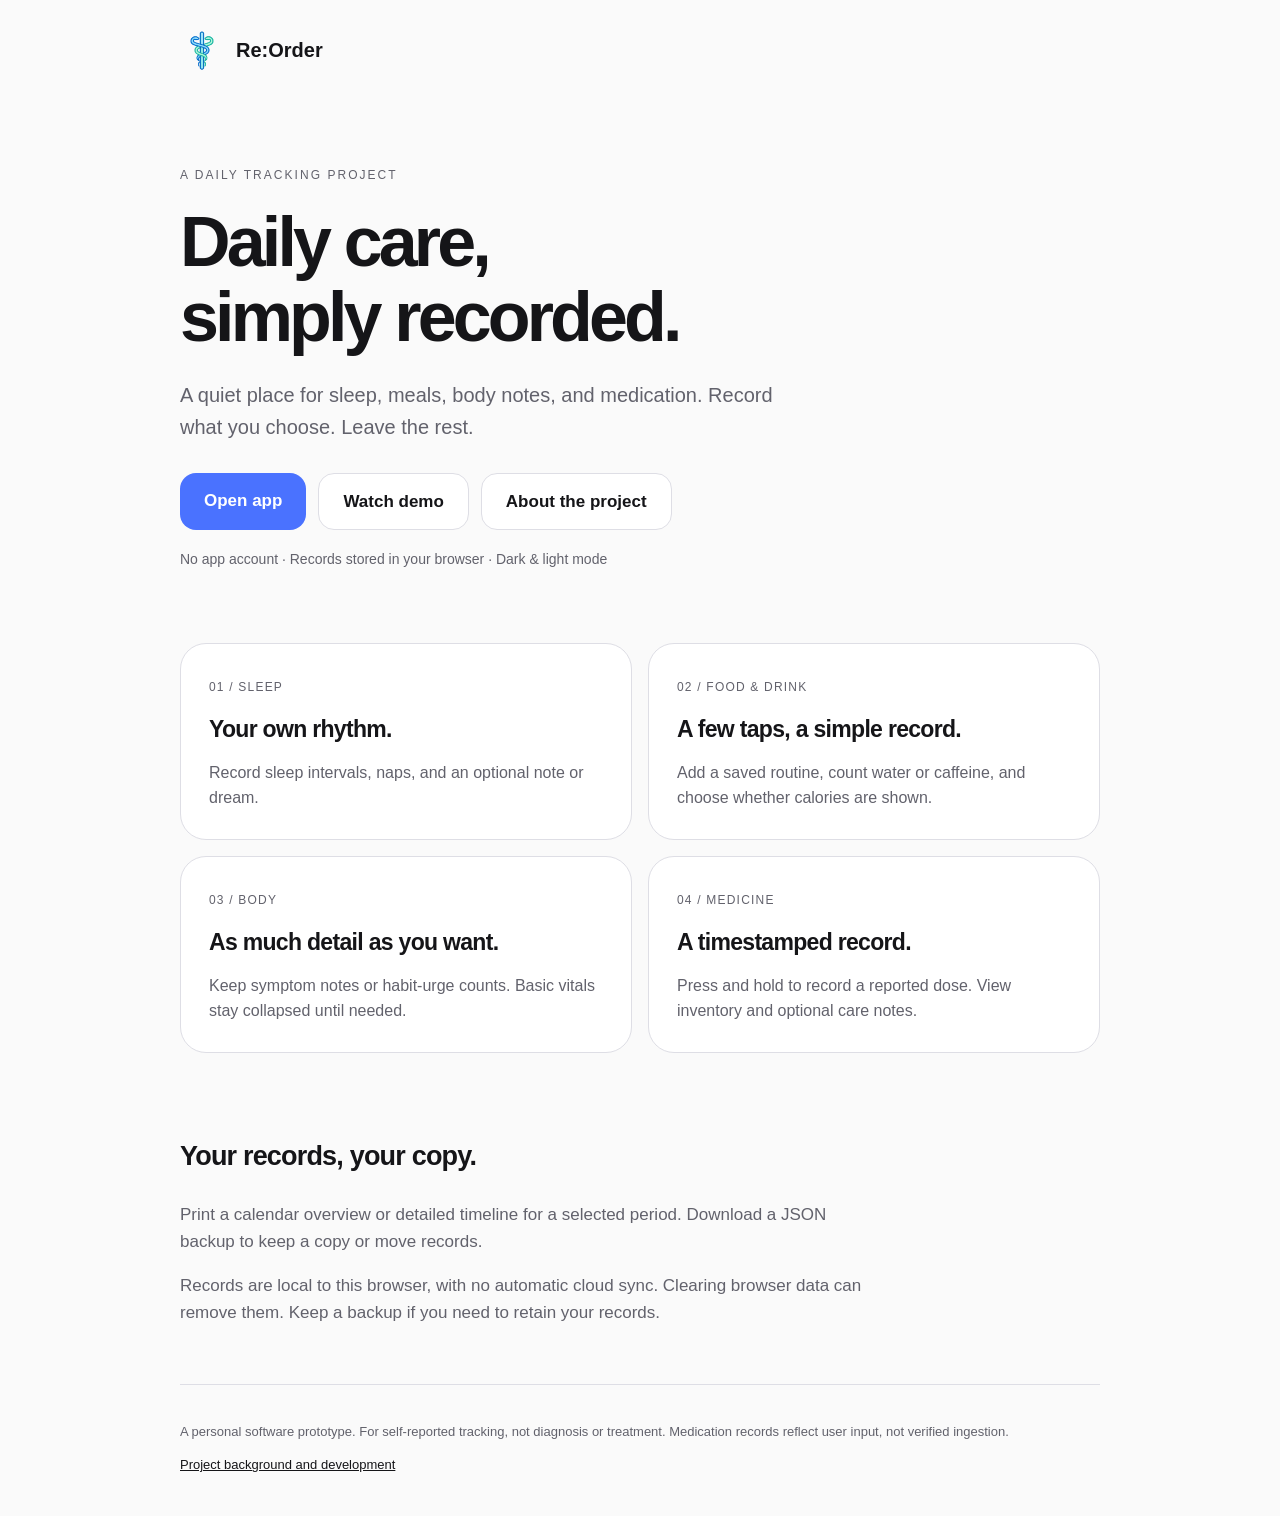
<file: docs/index.html>
<!doctype html>
<html lang="en">
<head>
<meta charset="utf-8"><meta name="viewport" content="width=device-width,initial-scale=1">
<meta name="color-scheme" content="light dark">
<meta name="description" content="Re:Order — a minimal daily tracker for sleep, food, body notes, and medication.">
<title>Re:Order — daily care, simply recorded</title>
<link rel="icon" href="app/assets/mark.png" type="image/png">
<style>
:root{color-scheme:light dark;--bg:#fafafa;--card:#fff;--text:#151518;--muted:#62626c;--line:#dedee5;--blue:#4a72ff}*{box-sizing:border-box}body{margin:0;background:var(--bg);color:var(--text);font:17px/1.6 -apple-system,BlinkMacSystemFont,"SF Pro Text",sans-serif}main,header,footer{width:min(920px,calc(100% - 40px));margin:auto}header{padding:28px 0;display:flex;align-items:center;gap:12px;font-size:20px;font-weight:700}header img{width:44px;height:44px;object-fit:contain}.hero{padding:60px 0 58px;max-width:720px}.eyebrow{font-size:12px;text-transform:uppercase;letter-spacing:.17em;color:var(--muted)}h1{font-size:clamp(42px,7vw,70px);line-height:1.07;letter-spacing:-.055em;margin:18px 0 24px}p{color:var(--muted)}.intro{font-size:20px;max-width:600px}.actions{display:flex;gap:12px;flex-wrap:wrap;margin-top:30px}.button{display:inline-block;background:var(--blue);color:#fff;text-decoration:none;font-weight:650;padding:14px 24px;border-radius:16px;min-height:52px}.button.secondary{background:var(--card);color:var(--text);border:1px solid var(--line)}.facts{font-size:14px;margin-top:18px}.grid{display:grid;grid-template-columns:1fr 1fr;gap:16px}.card{border:1px solid var(--line);background:var(--card);border-radius:26px;padding:28px}.card .number{font-size:12px;color:var(--muted);letter-spacing:.1em}.card h2{font-size:23px;letter-spacing:-.03em;margin:12px 0}.card p{margin:0;font-size:16px}.data{padding:30px 0 10px;margin:30px 0}.data h2{font-size:27px;letter-spacing:-.03em}.data p{max-width:700px}footer{border-top:1px solid var(--line);padding:24px 0 40px;margin-top:30px;font-size:13px}a:focus-visible{outline:3px solid var(--text);outline-offset:5px}footer a{color:var(--text)}@media(prefers-color-scheme:dark){:root{--bg:#000;--card:#151518;--text:#f5f5f7;--muted:#aaaab2;--line:#36363d}}@media(max-width:560px){.grid{grid-template-columns:1fr}.hero{padding:36px 0 40px}.card{padding:24px}.intro{font-size:18px}}
</style>
</head>
<body>
<header><img src="app/assets/mark.png" alt=""><span>Re:Order</span></header>
<main>
<section class="hero"><span class="eyebrow">A daily tracking project</span><h1>Daily care,<br>simply recorded.</h1><p class="intro">A quiet place for sleep, meals, body notes, and medication. Record what you choose. Leave the rest.</p><div class="actions"><a class="button" href="app/">Open app</a><a class="button secondary" href="https://youtu.be/bzolnb8CG58" target="_blank" rel="noopener noreferrer">Watch demo</a><a class="button secondary" href="about.html">About the project</a></div><p class="facts">No app account · Records stored in your browser · Dark &amp; light mode</p></section>
<section class="grid" aria-label="What you can record">
<article class="card"><span class="number">01 / SLEEP</span><h2>Your own rhythm.</h2><p>Record sleep intervals, naps, and an optional note or dream.</p></article>
<article class="card"><span class="number">02 / FOOD &amp; DRINK</span><h2>A few taps, a simple record.</h2><p>Add a saved routine, count water or caffeine, and choose whether calories are shown.</p></article>
<article class="card"><span class="number">03 / BODY</span><h2>As much detail as you want.</h2><p>Keep symptom notes or habit-urge counts. Basic vitals stay collapsed until needed.</p></article>
<article class="card"><span class="number">04 / MEDICINE</span><h2>A timestamped record.</h2><p>Press and hold to record a reported dose. View inventory and optional care notes.</p></article>
</section>
<section class="data"><h2>Your records, your copy.</h2><p>Print a calendar overview or detailed timeline for a selected period. Download a JSON backup to keep a copy or move records.</p><p>Records are local to this browser, with no automatic cloud sync. Clearing browser data can remove them. Keep a backup if you need to retain your records.</p></section>
</main>
<footer><p>A personal software prototype. For self-reported tracking, not diagnosis or treatment. Medication records reflect user input, not verified ingestion.</p><a href="about.html">Project background and development</a></footer>
</body></html>
</file>
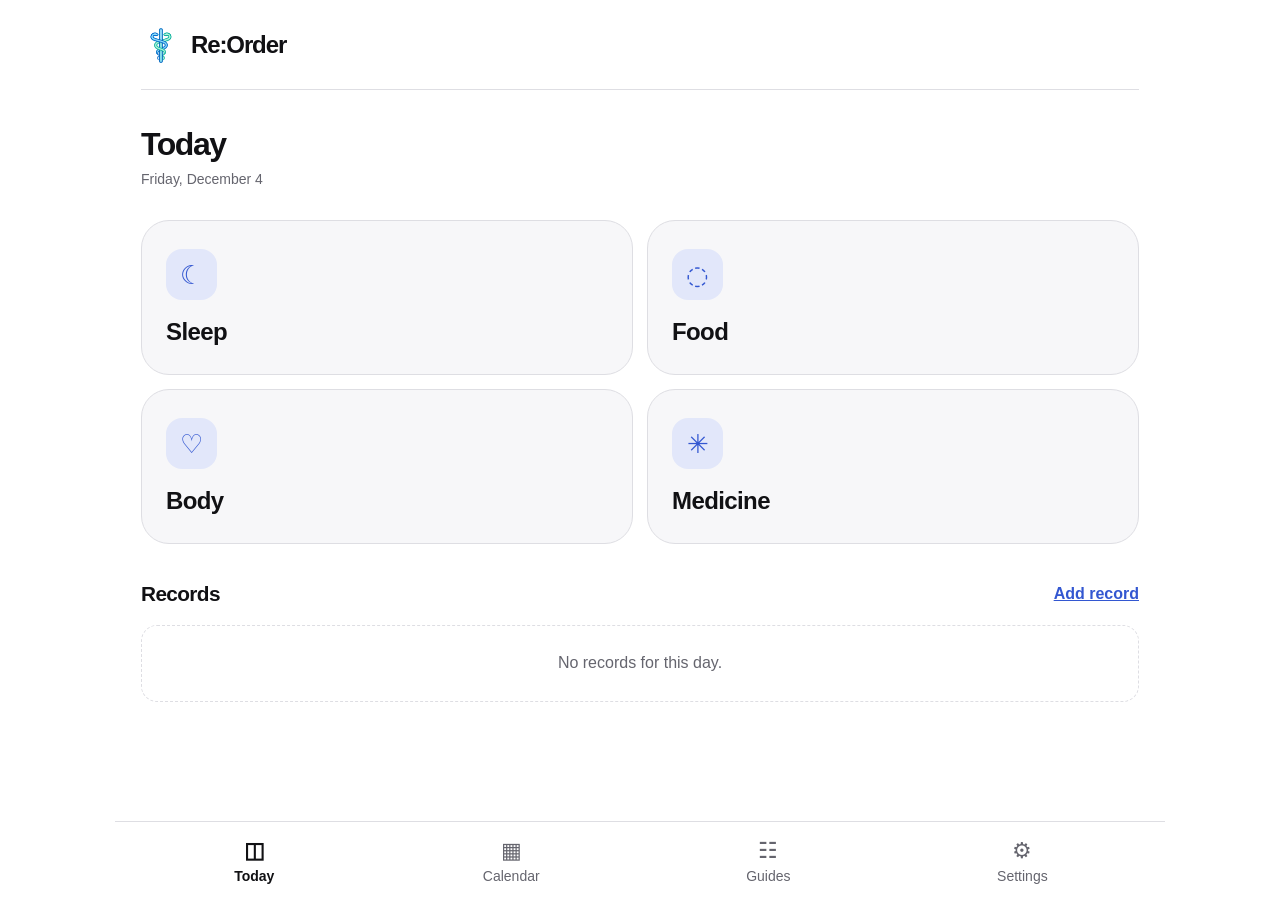
<file: docs/app/index.html>
<!doctype html><html lang="en"><head><meta charset="utf-8"><meta name="viewport" content="width=device-width,initial-scale=1,viewport-fit=cover"><meta name="color-scheme" content="light dark"><meta name="theme-color" content="#ffffff" media="(prefers-color-scheme: light)"><meta name="theme-color" content="#000000" media="(prefers-color-scheme: dark)"><meta name="description" content="Re:Order — your everyday care, in one place."><title>Re:Order — 리오더</title><meta name="apple-mobile-web-app-title" content="Re:Order"><link rel="icon" href="./assets/mark.png" type="image/png"><link rel="apple-touch-icon" href="./assets/mark.png"><link rel="manifest" href="./manifest.webmanifest"><link rel="stylesheet" href="./style.css"></head><body>
<script src="./appearance.js"></script><div id="launch-screen" aria-hidden="true"><img src="./assets/wordmark.png" alt="" fetchpriority="high"></div><div class="shell"><header class="topbar"><button class="brand" id="brand" aria-label="Re:Order, go to today"><img class="brand-symbol" src="./assets/mark.png" alt=""><span class="brand-name">Re:Order</span></button><span class="top-hint">your care, in one place</span></header>
<main id="main" tabindex="-1"></main>
<nav class="bottom-nav" aria-label="Main navigation"><button data-tab="today" aria-label="Today"><span class="nav-icon">◫</span>Today</button><button data-tab="calendar" aria-label="Calendar"><span class="nav-icon">▦</span>Calendar</button><button data-tab="guide" aria-label="Guides"><span class="nav-icon">☷</span>Guides</button><button data-tab="settings" aria-label="Settings"><span class="nav-icon">⚙</span>Settings</button></nav></div>
<dialog id="entry-dialog"><form id="entry-form"><div class="dialog-top"><div><div class="eyebrow">NEW ENTRY</div><h2>Keep a record</h2></div><button type="button" class="icon-button" id="close-entry" aria-label="Close">×</button></div><label>What is this about?<select name="category" id="entry-category"><option value="meal">Food & drink</option><option value="activity">Movement</option><option value="sleep">Sleep</option><option value="medication">Medication</option><option value="vitals">Body & health</option><option value="note">A note</option></select></label><label>Date<input name="date" type="date" required></label><label>Time (optional)<input name="time" type="time"></label><label id="detail-label">What would you like to remember?<textarea name="detail" rows="3" maxlength="800" placeholder="A few words are enough"></textarea></label><label class="photo-input">Add a photo (optional)<input id="entry-photo" type="file" accept="image/*"></label><div id="photo-preview"></div><p class="small-note">Saved on this device. You can export a backup in Settings.</p><button class="primary wide" type="submit">Save entry</button></form></dialog>
<dialog id="sleep-dialog"><form id="sleep-form"><div class="dialog-top"><div><div class="eyebrow">SLEEP</div><h2>How did you sleep?</h2></div><button type="button" class="icon-button" data-close-sleep aria-label="Close">×</button></div><label>Date<input name="date" type="date" required></label><div id="sleep-segments"></div><button type="button" class="secondary" id="add-nap">+ Add a nap</button><div class="sleep-total">Total sleep <strong id="sleep-total">0 h 0 m</strong></div><fieldset><legend>How did you feel after waking?</legend><div class="mood-row"><label><input type="radio" name="mood" value="good"><span>Good</span></label><label><input type="radio" name="mood" value="okay"><span>Okay</span></label><label><input type="radio" name="mood" value="bad"><span>Bad</span></label></div></fieldset><label>Dreams (optional)<textarea name="dream" rows="4" maxlength="1500" placeholder="Write down anything you remember"></textarea></label><label>Note (optional)<textarea name="note" rows="2" maxlength="500" placeholder="Woke up, noise, medication…"></textarea></label><p class="small-note">This record is for noticing patterns, not judging your sleep.</p><button class="primary wide" type="submit">Save sleep</button></form></dialog>
<link rel="stylesheet" href="./parts.css"><link rel="stylesheet" href="./sleep-grid.css"><link rel="stylesheet" href="./sleep-touch.css"><link rel="stylesheet" href="./theme.css"><link rel="stylesheet" href="./today.css"><link rel="stylesheet" href="./food.css"><link rel="stylesheet" href="./body.css"><link rel="stylesheet" href="./medicine.css"><script src="./food.js" defer></script><script src="./body.js" defer></script><script src="./medicine.js" defer></script><link rel="stylesheet" href="./branding.css"><link rel="stylesheet" href="./export.css"><script src="./export.js" defer></script><script src="./launch.js" defer></script><script src="./app.js" defer></script></body></html>
</file>
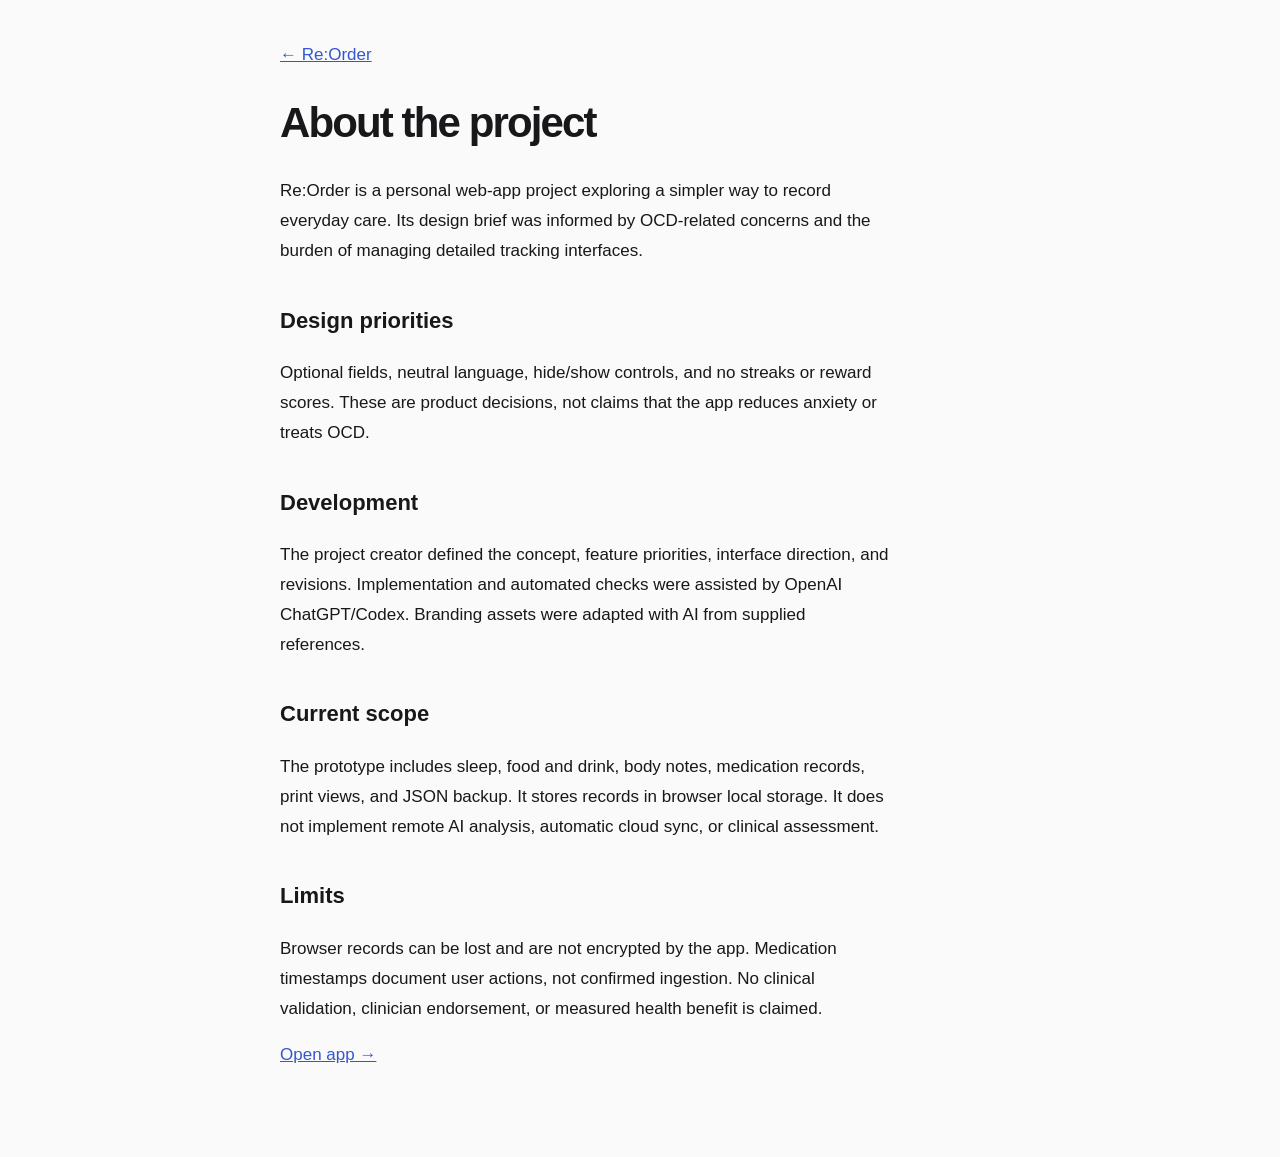
<file: docs/about.html>
<!doctype html><html lang="en"><head><meta charset="utf-8"><meta name="viewport" content="width=device-width,initial-scale=1"><meta name="color-scheme" content="light dark"><title>About — Re:Order</title><style>:root{color-scheme:light dark}body{max-width:720px;margin:0 auto;padding:40px 24px 70px;font:17px/1.75 -apple-system,BlinkMacSystemFont,sans-serif;background:#fafafa;color:#18181b}a{color:#3357d1}h1{font-size:42px;letter-spacing:-.045em;line-height:1.2}h2{font-size:22px;margin-top:36px}p{max-width:65ch}a:focus-visible{outline:3px solid currentColor;outline-offset:4px}@media(prefers-color-scheme:dark){body{background:#000;color:#eee}a{color:#a9bcff}}</style></head><body><a href="./">← Re:Order</a><h1>About the project</h1><p>Re:Order is a personal web-app project exploring a simpler way to record everyday care. Its design brief was informed by OCD-related concerns and the burden of managing detailed tracking interfaces.</p><h2>Design priorities</h2><p>Optional fields, neutral language, hide/show controls, and no streaks or reward scores. These are product decisions, not claims that the app reduces anxiety or treats OCD.</p><h2>Development</h2><p>The project creator defined the concept, feature priorities, interface direction, and revisions. Implementation and automated checks were assisted by OpenAI ChatGPT/Codex. Branding assets were adapted with AI from supplied references.</p><h2>Current scope</h2><p>The prototype includes sleep, food and drink, body notes, medication records, print views, and JSON backup. It stores records in browser local storage. It does not implement remote AI analysis, automatic cloud sync, or clinical assessment.</p><h2>Limits</h2><p>Browser records can be lost and are not encrypted by the app. Medication timestamps document user actions, not confirmed ingestion. No clinical validation, clinician endorsement, or measured health benefit is claimed.</p><p><a href="app/">Open app →</a></p></body></html>
</file>
<file: docs/app/style.css>
:root{font-family:Inter,ui-sans-serif,-apple-system,BlinkMacSystemFont,"Segoe UI",sans-serif;color:#192c3a;background:#f6f4ef;font-size:16px}*{box-sizing:border-box}body{margin:0}button,input,textarea,select{font:inherit}button{cursor:pointer}button:focus-visible,input:focus-visible,textarea:focus-visible,select:focus-visible{outline:3px solid #b38855;outline-offset:2px}.shell{max-width:1050px;min-height:100vh;margin:auto;padding:0 26px 110px}.topbar{height:90px;display:flex;align-items:center;justify-content:space-between;border-bottom:1px solid #e4e0d8}.brand{border:0;background:none;display:flex;align-items:center;gap:10px;font-weight:750;font-size:1.28rem;color:#192c3a;padding:0}.brand-mark{width:37px;height:37px;border-radius:12px;display:grid;place-items:center;background:#192c3a;color:#f5eadd;font-family:Georgia,serif;font-style:italic;font-size:1.9rem;line-height:1}.brand-dot{color:#dbab79}.top-hint{font-size:.87rem;color:#797d7c;letter-spacing:.02em}.bottom-nav{position:fixed;z-index:5;bottom:0;left:0;right:0;max-width:1050px;margin:auto;display:flex;justify-content:space-around;background:#f9f8f5ed;backdrop-filter:blur(14px);border-top:1px solid #e5e0d7;padding:10px 14px max(11px,env(safe-area-inset-bottom))}.bottom-nav button{color:#7b8281;border:0;background:transparent;min-width:68px;padding:5px 12px;display:grid;justify-items:center;gap:3px;font-size:.75rem}.bottom-nav button.active{color:#192c3a;font-weight:750}.nav-icon{font-size:1.35rem;line-height:1.3}main{padding-top:37px}.eyebrow{font-size:.72rem;color:#a27447;font-weight:750;letter-spacing:.16em}.heading-row{display:flex;justify-content:space-between;align-items:flex-end;gap:20px}.heading-row h1,h1{margin:7px 0 0;font-family:Georgia,"Times New Roman",serif;font-size:clamp(2.5rem,6vw,4.1rem);font-weight:500;letter-spacing:-.055em;line-height:1.06}h2{font-family:Georgia,serif;font-size:1.42rem;font-weight:500;letter-spacing:-.025em;margin:0}p{line-height:1.55}.quiet{color:#7b8281}.today-date{font-size:.88rem;color:#737d80;margin-top:15px}.primary{background:#192c3a;color:#fff;border:1px solid #192c3a;border-radius:13px;min-height:48px;padding:12px 20px;font-weight:700}.secondary{background:#fff;color:#192c3a;border:1px solid #d8d8d1;border-radius:13px;min-height:45px;padding:10px 16px}.wide{width:100%}.layout{display:grid;grid-template-columns:minmax(0,1.4fr) minmax(260px,.8fr);gap:24px;margin-top:31px}.panel{background:#fff;border:1px solid #e8e4dd;border-radius:22px;padding:25px;box-shadow:0 8px 25px #1e283007}.panel-head{display:flex;justify-content:space-between;align-items:center;gap:14px;margin-bottom:19px}.panel-head h2{margin:0}.count{font-size:.8rem;color:#9a7c60}.entry-list{display:grid;gap:10px}.entry{border:1px solid #eeeae3;border-radius:15px;padding:15px 16px;display:flex;align-items:flex-start;gap:13px}.entry-icon{background:#f6f4ef;border-radius:10px;width:34px;height:34px;display:grid;place-items:center;flex:none;font-size:1rem}.entry-content{min-width:0;flex:1}.entry-title{font-size:.88rem;font-weight:720}.entry-detail{white-space:pre-wrap;overflow-wrap:anywhere;margin:4px 0 0;line-height:1.45}.entry-meta{color:#888d8c;font-size:.78rem;margin-top:5px}.entry img{max-width:100%;max-height:240px;object-fit:contain;border-radius:10px;margin-top:10px}.delete{border:0;background:none;color:#909897;font-size:1.35rem;padding:0 4px}.empty{padding:46px 15px;text-align:center;color:#838b8c;border:1px dashed #dddcd5;border-radius:16px;line-height:1.55}.empty-symbol{display:block;color:#b79874;font-size:2rem;margin-bottom:9px}.side-stack{display:grid;gap:18px;align-content:start}.prompt{background:#e9eee9;border-radius:18px;padding:22px}.prompt p{margin:7px 0 18px;color:#4b605c}.prompt .text-link,.text-link{background:none;border:0;color:#335a52;text-decoration:underline;padding:0;font-weight:700}.timer-display{font-family:Georgia,serif;font-size:2.2rem;letter-spacing:-.04em;margin:14px 0}.timer-actions{display:flex;gap:9px}.timer-actions button{flex:1}.section-intro{color:#667477;max-width:640px;margin:15px 0 29px}.calendar-toolbar{display:flex;justify-content:space-between;align-items:center;margin-bottom:17px}.calendar-toolbar h2{font-size:1.55rem}.calendar-toolbar button{border:1px solid #dedcd5;background:#fff;width:39px;height:39px;border-radius:11px}.calendar-grid{display:grid;grid-template-columns:repeat(7,1fr);gap:6px}.weekday{text-align:center;color:#91999a;font-size:.76rem;padding:12px 0}.day{height:68px;border:1px solid transparent;background:#f9f8f5;border-radius:12px;text-align:left;padding:9px;display:flex;flex-direction:column;justify-content:space-between;color:#243a47}.day.outside{opacity:.4}.day.selected{border-color:#192c3a;background:#eaf0ed}.day.today{font-weight:800}.day .dots{display:flex;gap:3px}.dot{width:5px;height:5px;background:#b38c5b;border-radius:50%}.day-details{margin-top:24px}.guide-grid{display:grid;grid-template-columns:repeat(2,1fr);gap:13px}.guide-card{display:block;text-align:left;border:1px solid #e8e4dd;background:#fff;border-radius:18px;padding:24px;min-height:132px;color:#192c3a}.guide-card:hover{border-color:#9caa9f}.guide-card span{display:block;color:#b0885d;font-size:.75rem;letter-spacing:.1em;margin-bottom:18px}.guide-card strong{font-family:Georgia,serif;font-size:1.3rem;font-weight:500}.guide-detail{max-width:700px}.guide-detail ol{padding-left:22px;line-height:1.65}.guide-detail li{margin:13px 0}.guide-detail .secondary{margin-bottom:22px}.settings-panel{max-width:680px}.settings-row{border-top:1px solid #ebe8e2;padding:20px 0}.settings-row h2{margin-bottom:8px}.settings-row p{color:#697579;margin:0 0 15px}.settings-buttons{display:flex;gap:10px;flex-wrap:wrap}.small-note{color:#86908f;font-size:.78rem;line-height:1.5}dialog{border:0;border-radius:24px;padding:0;background:#fff;color:#192c3a;box-shadow:0 25px 100px #07182555;width:min(480px,calc(100vw - 28px));max-height:min(850px,calc(100vh - 24px))}dialog::backdrop{background:#12222c88}dialog form{padding:25px;overflow:auto;max-height:inherit}.dialog-top{display:flex;justify-content:space-between;align-items:start;margin-bottom:16px}.dialog-top h2{font-size:1.9rem;margin-top:5px}.icon-button{background:none;border:0;font-size:1.8rem;color:#697579}.dialog-top+label,dialog label{display:block;font-size:.85rem;font-weight:700;margin:15px 0}dialog input,dialog select,dialog textarea{display:block;width:100%;margin-top:8px;background:#fbfaf7;color:#192c3a;border:1px solid #dbdedb;border-radius:11px;padding:11px 12px;min-height:45px}dialog textarea{resize:vertical;min-height:90px}#photo-preview img{max-height:100px;max-width:100%;border-radius:9px}.notice{background:#fff7e9;border-radius:10px;padding:12px;color:#644a29;margin:13px 0;font-size:.85rem}@media(max-width:720px){.shell{padding:0 18px 105px}.topbar{height:72px}.top-hint{font-size:.74rem}.layout{grid-template-columns:1fr;gap:16px;margin-top:24px}.panel{padding:20px}.heading-row{align-items:start}.heading-row .primary{white-space:nowrap;padding:11px 13px;font-size:.87rem}.calendar-grid{gap:4px}.day{height:55px;padding:6px;font-size:.85rem}.guide-grid{grid-template-columns:1fr}.guide-card{min-height:100px;padding:19px}.guide-card span{margin-bottom:8px}}@media(max-width:375px){.top-hint{display:none}.heading-row h1{font-size:2.5rem}.heading-row .primary{font-size:.78rem}}@media(prefers-reduced-motion:no-preference){button{transition:background .15s,border-color .15s,transform .15s}button:active{transform:scale(.98)}}
</file>
<file: docs/app/parts.css>
.part-grid{display:grid;grid-template-columns:repeat(2,1fr);gap:14px;margin:30px 0}.part-card{min-height:132px;border:1px solid #e5e2da;background:#fff;border-radius:22px;padding:22px;display:grid;grid-template-columns:auto 1fr auto;align-items:center;text-align:left;gap:16px;color:#192c3a}.part-card strong{display:block;font-family:Georgia,serif;font-size:1.5rem;font-weight:500}.part-card small{display:block;color:#758082;font-size:.84rem;line-height:1.4;margin-top:5px}.part-card b{font-size:1.7rem;font-weight:400;color:#9aa2a1}.part-icon{width:51px;height:51px;border-radius:16px;display:grid;place-items:center;background:#e9eef0;font-size:1.45rem}.tone-0 .part-icon,.part-title .part-icon{background:#e7eaf1;color:#34445f}.tone-1 .part-icon{background:#f4e9d7;color:#8a5f25}.tone-2 .part-icon{background:#e5efea;color:#356053}.tone-3 .part-icon{background:#eee6e3;color:#744e4a}.recent-strip{margin-top:32px}.compact-empty{padding:25px}.back-link{border:0;background:none;color:#5f706f;padding:0;margin-bottom:24px}.part-title{display:flex;align-items:center;gap:17px}.part-title h1{font-size:3rem}.quick-grid{display:grid;grid-template-columns:repeat(2,1fr);gap:10px;margin-bottom:22px}.quick-card{border:1px solid #e5e2da;background:#fff;border-radius:15px;padding:17px;text-align:left;color:#253a44;font-weight:700}.quick-card span{color:#a4774d;margin-right:8px}.part-log{margin-top:18px}.manage-box{border:1px solid #e6e2dc;border-radius:19px;padding:21px;margin:19px 0;background:#fff}.place-head{margin-top:25px}.pill-list{display:flex;gap:8px;flex-wrap:wrap}.pill-list span{background:#f0f1ed;border-radius:999px;padding:8px 10px 8px 13px;font-size:.86rem}.pill-list button{border:0;background:none;color:#7b8584;margin-left:5px}.sleep-cta{margin:23px 0}.sleep-summary{background:#192c3a;color:#fff;border-radius:22px;padding:25px;margin-bottom:18px}.sleep-summary span,.sleep-summary small{display:block;color:#bfc9cc;font-size:.76rem}.sleep-summary strong{display:block;font-family:Georgia,serif;font-size:2.5rem;font-weight:500;margin:8px 0}.mini-timeline,.sleep-rail{height:10px;background:#ffffff25;border-radius:99px;position:relative;overflow:hidden;margin-top:20px}.mini-timeline i,.sleep-rail i{height:100%;position:absolute;background:#e0b47f;border-radius:99px}.dream-pattern{margin-top:18px}.dream-pattern p{color:#657273}.sleep-total{display:flex;justify-content:space-between;background:#f1f3f1;padding:15px;border-radius:12px;margin:16px 0}.sleep-segment{border:1px solid #e6e3dc;border-radius:16px;padding:15px;margin:12px 0}.segment-head{display:flex;justify-content:space-between}.segment-head button{border:0;background:none;color:#8a6250}.time-pair{display:grid;grid-template-columns:1fr auto 1fr;align-items:end;gap:10px}.time-pair label{margin:10px 0}.sleep-rail{background:#e8e8e2;margin:5px 0}.rail-labels{display:flex;justify-content:space-between;color:#929897;font-size:.62rem}.mood-row{display:grid;grid-template-columns:repeat(3,1fr);gap:8px}.mood-row label{margin:0}.mood-row input{position:absolute;opacity:0}.mood-row span{display:block;text-align:center;border:1px solid #deddd7;border-radius:12px;padding:12px}.mood-row input:checked+span{background:#192c3a;color:#fff}fieldset{border:0;padding:0;margin:19px 0}legend{font-size:.85rem;font-weight:700;margin-bottom:9px}@media(max-width:720px){.part-grid{grid-template-columns:1fr}.part-card{min-height:105px;padding:18px}.quick-grid{grid-template-columns:1fr}.part-title h1{font-size:2.7rem}.rail-labels span:nth-child(even){display:none}}
</file>
<file: docs/app/sleep-grid.css>
.sleep-paint{margin:14px 0 8px}.paint-help{font-size:.82rem;color:#6d797a;margin:0 0 12px}.paint-grid{display:grid;grid-template-columns:repeat(48,1fr);height:72px;border:1px solid #dfe1dc;border-radius:14px;overflow:hidden;touch-action:none;background:repeating-linear-gradient(90deg,#f7f7f4 0,#f7f7f4 calc(4.166% - 1px),#dedfd9 calc(4.166% - 1px),#dedfd9 4.166%)}.paint-cell{border:0;background:transparent;padding:0;min-width:0}.paint-cell.on{background:#34445f}.paint-cell.edge-start{border-radius:9px 0 0 9px}.paint-cell.edge-end{border-radius:0 9px 9px 0}.paint-labels{display:flex;justify-content:space-between;font-size:.68rem;color:#8b9291;margin-top:7px}.segment-list{display:flex;gap:7px;flex-wrap:wrap;margin:13px 0}.segment-chip{background:#edf0f2;border-radius:999px;padding:7px 10px;font-size:.8rem}.segment-chip button{border:0;background:none;margin-left:5px;color:#6f7778}.sleep-matrix{margin:18px 0 24px;overflow:hidden}.matrix-head,.matrix-row{display:grid;grid-template-columns:54px 1fr;gap:8px;align-items:center}.matrix-head{font-size:.65rem;color:#8b9291;margin-bottom:6px}.matrix-hours{display:flex;justify-content:space-between}.matrix-date{font-size:.72rem;color:#687476}.matrix-track{height:28px;position:relative;border:1px solid #e1e2dc;background:repeating-linear-gradient(90deg,#fafaf7 0,#fafaf7 calc(12.5% - 1px),#e5e5df calc(12.5% - 1px),#e5e5df 12.5%)}.matrix-track i{position:absolute;top:4px;bottom:4px;background:#34445f;border-radius:5px}.matrix-row+.matrix-row{margin-top:5px}#add-nap{display:none}
</file>
<file: docs/app/sleep-touch.css>
.paint-cell.preview{background:#b9c4cd}.paint-cell.on.preview{background:#34445f}.paint-grid:active{cursor:grabbing}
</file>
<file: docs/app/theme.css>
:root{
  color-scheme:dark;
  --bg:#000;--surface:#151518;--soft:#222226;--fg:#f5f5f7;--muted:#aaaab2;
  --border:#36363d;--accent:#4a72ff;--accent-ink:#9cb1ff;--nav:rgba(0,0,0,.94);
  font-family:-apple-system,BlinkMacSystemFont,"SF Pro Text","SF Pro Display","Segoe UI",sans-serif;
  background:var(--bg);color:var(--fg)
}
:root[data-theme="light"]{
  color-scheme:light;--bg:#fff;--surface:#f7f7f9;--soft:#ededf1;--fg:#111114;
  --muted:#65656e;--border:#dedee3;--accent-ink:#3357d1;--nav:rgba(255,255,255,.94)
}
@media(prefers-color-scheme:light){
  :root[data-theme="system"]{color-scheme:light;--bg:#fff;--surface:#f7f7f9;--soft:#ededf1;--fg:#111114;--muted:#65656e;--border:#dedee3;--accent-ink:#3357d1;--nav:rgba(255,255,255,.94)}
}
body{background:var(--bg);color:var(--fg)}
button,input,select,textarea{font-family:inherit}
h1,h2,.part-card strong,.guide-card strong,.timer-display,.sleep-summary strong{font-family:inherit;font-style:normal;font-weight:700;letter-spacing:-.045em}
h1{font-size:clamp(2.25rem,6vw,3.65rem);line-height:1.08}
h2{font-size:1.3rem;letter-spacing:-.03em}
.topbar{border-color:var(--border)}
.brand{color:var(--fg);gap:0;font-size:1.55rem;letter-spacing:-.07em}
.brand-mark{width:auto;height:auto;background:var(--accent);color:#fff;font:inherit;border-radius:8px;padding:5px 8px;margin-right:3px;transform:rotate(-5deg)}
.top-hint,.quiet,.today-date,.section-intro,.small-note,.entry-meta,.count,.empty,.weekday,.matrix-date,.matrix-head,.paint-labels,.paint-help,.rail-labels{color:var(--muted)}
.eyebrow{color:var(--muted);letter-spacing:.1em}
.panel,.manage-box,.guide-card,.quick-card,dialog{background:var(--surface);color:var(--fg);border-color:var(--border);box-shadow:none}
.panel,.manage-box,.guide-card{border-radius:18px}
.bottom-nav{background:var(--nav);border-color:var(--border)}
.bottom-nav button{color:var(--muted);font-size:.875rem}
.bottom-nav button.active{color:var(--fg)}
.primary{background:var(--fg);color:var(--bg);border-color:var(--fg)}
.secondary,.calendar-toolbar button{background:var(--surface);color:var(--fg);border-color:var(--border)}
.text-link,.prompt .text-link,.back-link{color:var(--accent-ink)}
.part-grid{gap:12px}
.part-card{background:var(--accent);border:0;color:#fff;border-radius:18px;min-height:140px;position:relative}
.part-card strong{font-size:1.75rem;color:#fff;letter-spacing:-.04em}
.part-card small{color:#fff;background:#344dcc;border-radius:7px;padding:4px 7px;width:fit-content;font-size:.875rem}
.part-card b{display:none}
.part-card .part-icon{background:transparent;color:#fff;border:1.5px solid #ffffff8a;border-radius:13px;transform:rotate(-7deg);font-size:1.65rem}
.part-card:nth-child(even) .part-icon{transform:rotate(7deg)}
.part-title .part-icon{background:var(--accent);color:#fff}
.entry{border-color:var(--border)}
.entry-icon,.pill-list span,.sleep-total,.segment-chip,.prompt{background:var(--soft);color:var(--fg)}
.pill-list button,.segment-chip button,.delete,.icon-button,.segment-head button{color:var(--muted)}
.day{background:var(--soft);color:var(--fg)}
.day.selected{border-color:var(--accent);background:var(--soft)}
.dot{background:var(--accent)}
.settings-row{border-color:var(--border)}
.settings-row p,.dream-pattern p,.prompt p{color:var(--muted)}
.guide-card span,.quick-card span{color:var(--accent-ink)}
.empty{border-color:var(--border)}
.empty-symbol{color:var(--accent-ink)}
dialog input,dialog select,dialog textarea{background:var(--soft);color:var(--fg);border-color:var(--border)}
dialog input::placeholder,dialog textarea::placeholder{color:var(--muted);opacity:1}
dialog::backdrop{background:#0009}
.mood-row span{border-color:var(--border);background:var(--surface)}
.mood-row input:checked+span{background:var(--accent);color:#fff}
.mood-row input:focus-visible+span{outline:3px solid var(--accent);outline-offset:2px}
.sleep-summary{background:var(--surface);color:var(--fg);border:1px solid var(--border)}
.sleep-summary span,.sleep-summary small{color:var(--muted)}
.mini-timeline,.sleep-rail{background:var(--soft)}
.mini-timeline i,.sleep-rail i,.matrix-track i{background:var(--accent)}
.sleep-segment{border-color:var(--border)}
.paint-grid{border-color:var(--border);background:repeating-linear-gradient(90deg,var(--soft) 0,var(--soft) calc(4.166% - 1px),var(--border) calc(4.166% - 1px),var(--border) 4.166%)}
.paint-cell.on,.paint-cell.on.preview{background:var(--accent)}
.paint-cell.preview{background:#4a69ff80}
.matrix-track{border-color:var(--border);background:repeating-linear-gradient(90deg,var(--soft) 0,var(--soft) calc(12.5% - 1px),var(--border) calc(12.5% - 1px),var(--border) 12.5%)}
button:focus-visible,input:focus-visible,textarea:focus-visible,select:focus-visible{outline-color:var(--accent)}
@media(max-width:720px){.part-card{min-height:115px}.part-card strong{font-size:1.6rem}.part-card small{font-size:.875rem}.part-title h1{font-size:2.7rem}}
</file>
<file: docs/app/today.css>
.panel,.manage-box,.guide-card{border-radius:26px}
.brand-mark{border-radius:10px;transform:none}
.part-grid{gap:14px;margin:30px 0 38px}
.part-card{background:var(--surface);border:1px solid var(--border);color:var(--fg);border-radius:28px;min-height:155px;position:relative;display:flex;flex-direction:column;align-items:flex-start;justify-content:center;gap:18px;padding:24px}
.part-card strong{font-size:1.5rem;color:var(--fg);letter-spacing:-.025em}
.part-card .part-icon{background:#4a72ff1f;color:var(--accent-ink);border:0;border-radius:16px;font-size:1.65rem;transform:none}
.part-card:nth-child(even) .part-icon{transform:none}
.part-card:hover{border-color:var(--accent)}
details.record-note{margin-top:8px}
details.record-note summary{font-size:.875rem;color:var(--accent-ink);cursor:pointer;min-height:44px;display:flex;align-items:center;list-style:none}
details.record-note summary::-webkit-details-marker{display:none}
details.record-note .hide-note{display:none}
details.record-note[open] .show-note{display:none}
details.record-note[open] .hide-note{display:inline}
.top-hint{display:none}
.today-header h1{font-size:2rem;margin:0}
.today-header p{margin:7px 0 0;color:var(--muted);font-size:.875rem}
.appearance-label{display:block;margin:12px 0 6px;font-size:.875rem}
#appearance{width:100%;min-height:48px;border:1px solid var(--border);border-radius:14px;padding:10px 12px;background:var(--soft);color:var(--fg)}
.delete{min-width:44px;min-height:44px}
.entry{border-radius:20px}
.paint-cell.preview{background:#4a72ff80}
@media(max-width:720px){.part-grid{grid-template-columns:repeat(2,minmax(0,1fr))}.part-card{min-height:150px;padding:22px 18px}.part-card strong{font-size:1.25rem}}
</file>
<file: docs/app/food.css>
.food-dialog{width:min(500px,calc(100vw - 24px));max-height:calc(100dvh - 24px);border:1px solid var(--border);border-radius:28px;padding:0;background:var(--surface);color:var(--fg)}
.food-dialog #food-form{padding:24px;display:grid;gap:20px;max-height:none;overflow:visible}.food-dialog-top{display:flex;justify-content:space-between;align-items:flex-start;gap:12px}.food-dialog h2{margin:5px 0 0;font-size:1.75rem;letter-spacing:-.04em}.food-dialog .icon-button{min-width:44px;min-height:44px}.food-dialog label{margin:0;font-size:1rem;font-weight:500}.food-dialog .food-field{display:block}.food-optional{font-size:.875rem;color:var(--muted);font-weight:400}.food-dialog textarea,.food-dialog input:not([type=checkbox]):not([type=hidden]),.food-dialog select{font:inherit;padding:12px;min-height:48px;margin-top:8px;border:1px solid var(--border);border-radius:14px;background:var(--soft);color:var(--fg);width:100%;box-sizing:border-box}.food-dialog textarea{resize:vertical;min-height:100px}.food-dialog textarea::placeholder,.food-dialog input::placeholder{color:var(--muted)}
.food-routine-button{width:100%;min-height:56px;border:1px solid var(--accent);border-radius:18px;background:#4a72ff1c;color:var(--accent-ink);font:inherit;font-weight:600}.food-trackers{display:grid;gap:20px}.food-calorie-row,.food-counter-row{display:flex;align-items:center;justify-content:space-between;gap:16px}.food-calorie-row{min-height:44px}.food-dialog .food-switch{display:flex;align-items:center;gap:9px;min-height:44px;font-size:.875rem;color:var(--muted)}.food-dialog input[type=checkbox]{display:inline-block;width:22px;height:22px;min-height:22px;margin:0;padding:0;accent-color:var(--accent)}.food-calorie-field input{max-width:180px}.food-counter-row strong{font-weight:500;font-size:1rem}.food-counter-row small{display:block;font-size:.875rem;color:var(--muted);margin-top:4px}.food-counter{display:flex;align-items:center;gap:10px}.food-counter button{width:44px;height:44px;border:1px solid var(--border);border-radius:14px;background:var(--soft);color:var(--fg);font-size:1.35rem}.food-counter button:disabled{opacity:.4}.food-counter output{min-width:30px;text-align:center;font-size:1.1rem;font-variant-numeric:tabular-nums}
.food-dialog .secondary{margin:0;font-size:1rem;min-height:48px}.food-dialog .primary{font-size:1rem;min-height:54px;border-radius:17px}.food-hint{margin:0;font-size:.875rem;line-height:1.5;color:var(--muted)}.food-error{margin:0;font-size:.875rem;line-height:1.5}.food-error:empty,#food-routine-status:empty{display:none}.food-fold{border-top:1px solid var(--border);padding-top:4px}.food-fold summary{min-height:48px;display:flex;align-items:center;justify-content:space-between;cursor:pointer;list-style:none;font-size:1rem}.food-fold summary::-webkit-details-marker{display:none}.food-fold summary:after{content:'⌄';color:var(--muted)}.food-fold[open] summary:after{content:'⌃'}.food-fold-content{display:grid;gap:14px;padding-top:10px}.food-date-row{grid-template-columns:1fr 1fr}.food-fold summary:focus-visible{outline:3px solid var(--accent);outline-offset:3px;border-radius:8px}#food-routines{display:grid;gap:8px}#food-routines[hidden],.food-dialog [hidden]{display:none!important}#food-photo-preview{display:grid;gap:8px}#food-photo-preview:not(:empty){margin-top:14px}#food-photo-preview img{width:100%;max-height:190px;object-fit:contain;border-radius:16px}#remove-food-photo{min-height:44px}.food-record-facts{margin-top:8px;color:var(--muted);font-size:.875rem;line-height:1.6}.food-record-photo{max-width:100%;max-height:200px;border-radius:14px}.food-new-entry{width:100%;min-height:54px;font-size:1rem;border-radius:18px}.food-dialog button,.food-dialog input,.food-dialog textarea,.food-dialog summary{scroll-margin:20px}
@media(max-width:480px){.food-dialog #food-form{padding:22px 18px}.food-counter{gap:8px}.food-dialog .food-date-row{grid-template-columns:1fr}}
</file>
<file: docs/app/body.css>
.body-dialog{width:min(500px,calc(100vw - 24px));max-height:calc(100dvh - 24px);border:1px solid var(--border);border-radius:28px;padding:0;background:var(--surface);color:var(--fg)}.body-dialog #body-form{padding:24px;display:grid;gap:22px;max-height:none;overflow:visible}.body-dialog-top{display:flex;justify-content:space-between;align-items:flex-start;gap:12px}.body-dialog h2{margin:5px 0 0;font-size:1.75rem;letter-spacing:-.04em}.body-dialog .icon-button{min-width:44px;min-height:44px}.body-dialog label{margin:0;font-size:1rem;font-weight:500}.body-dialog .body-field{display:block}.body-optional{font-size:.875rem;color:var(--muted);font-weight:400}.body-dialog textarea,.body-dialog input:not([type=range]):not([type=hidden]){font:inherit;width:100%;box-sizing:border-box;padding:12px;min-height:48px;margin-top:8px;border:1px solid var(--border);border-radius:14px;background:var(--soft);color:var(--fg)}.body-dialog textarea{resize:vertical;min-height:90px}.body-dialog textarea::placeholder{color:var(--muted);opacity:1}.body-row{display:flex;justify-content:space-between;align-items:center;gap:12px}.body-intensity output{font-size:.875rem;font-variant-numeric:tabular-nums;color:var(--accent-ink);white-space:nowrap}.body-dialog input[type=range]{min-height:44px;width:100%;margin:8px 0 0;padding:0;border:0;accent-color:var(--accent);background:transparent}.body-range-labels{display:flex;justify-content:space-between;font-size:.875rem;color:var(--muted)}.body-hint{margin:0;font-size:.875rem;line-height:1.5;color:var(--muted)}.body-intensity .body-row:last-child{margin-top:12px}.body-dialog .text-link{min-height:44px;min-width:44px}.body-counter-row{display:flex;align-items:center;justify-content:space-between;gap:14px}.body-counter-row strong{font-size:1rem;font-weight:500}.body-counter{display:flex;align-items:center;gap:10px}.body-counter button{width:44px;height:44px;border:1px solid var(--border);border-radius:14px;background:var(--soft);color:var(--fg);font-size:1.35rem}.body-counter button:disabled{opacity:.4}.body-counter output{min-width:30px;text-align:center;font-variant-numeric:tabular-nums;font-size:1.1rem}.body-fold{border-top:1px solid var(--border);padding-top:4px}.body-fold summary{min-height:48px;display:flex;align-items:center;justify-content:space-between;cursor:pointer;list-style:none;font-size:1rem}.body-fold summary::-webkit-details-marker{display:none}.body-fold summary:after{content:'⌄';color:var(--muted)}.body-fold[open] summary:after{content:'⌃'}.body-fold-content{display:grid;gap:16px;padding-top:10px}.body-date-row{grid-template-columns:1fr 1fr}.body-fold summary:focus-visible{outline:3px solid var(--accent);outline-offset:3px;border-radius:8px}.body-dialog .primary{font-size:1rem;min-height:54px;border-radius:17px}.body-dialog [hidden]{display:none!important}.body-error{margin:0;font-size:.875rem;line-height:1.5}.body-error:empty{display:none}.body-record-facts{margin-top:8px;font-size:.875rem;line-height:1.6;color:var(--muted)}.body-new-entry{width:100%;min-height:54px;font-size:1rem;border-radius:18px}.body-dialog button,.body-dialog input,.body-dialog textarea,.body-dialog summary{scroll-margin:20px}
@media(max-width:480px){.body-dialog #body-form{padding:22px 18px}.body-counter{gap:7px}.body-date-row{grid-template-columns:1fr}}
</file>
<file: docs/app/medicine.css>
.medicine-stack{display:grid;gap:18px;margin:20px 0 30px}.medicine-card{padding:22px;border:1px solid var(--border);border-radius:26px;background:var(--surface)}.medicine-card h2{font-size:1.2rem;letter-spacing:-.025em;margin:0;overflow-wrap:anywhere}.medicine-inventory{font-size:.875rem;line-height:1.6;color:var(--muted);margin:8px 0 18px}.medicine-hint{font-size:.875rem;color:var(--muted);line-height:1.5;margin:0}.medicine-hold{width:100%;min-height:66px;border:1px solid var(--border);border-radius:18px;background:var(--soft);color:var(--fg);font-size:1rem;font-weight:600;position:relative;isolation:isolate;overflow:hidden;touch-action:none;user-select:none;-webkit-user-select:none;-webkit-touch-callout:none}.medicine-hold:before{content:'';position:absolute;inset:0;z-index:-1;background:var(--accent);transform:scaleX(var(--hold,0));transform-origin:left}.medicine-card .hold-help{margin-top:10px}.medicine-confirmation{padding:18px;border:1px solid var(--accent);border-radius:18px;background:#4a72ff18;display:flex;justify-content:space-between;align-items:center;gap:12px}.medicine-confirmation strong,.medicine-confirmation span,.medicine-confirmation small{display:block}.medicine-confirmation strong{font-size:1rem}.medicine-confirmation span{font-variant-numeric:tabular-nums;font-size:.95rem;margin-top:7px}.medicine-confirmation small{color:var(--muted);font-size:.875rem;margin-top:5px}.medicine-confirmation .text-link{min-width:44px;min-height:44px}.medicine-details{border-top:1px solid var(--border);margin-top:18px}.medicine-details summary{display:flex;justify-content:space-between;align-items:center;cursor:pointer;list-style:none;min-height:48px;font-size:.95rem}.medicine-details summary::-webkit-details-marker{display:none}.medicine-chevron{font-size:1.3rem;color:var(--muted);min-width:44px;text-align:center}.medicine-details[open] .medicine-chevron{transform:rotate(180deg)}.medicine-details summary:focus-visible{outline:3px solid var(--accent);outline-offset:3px;border-radius:8px}.medicine-detail-form{display:grid;gap:16px;padding-top:10px}.medicine-detail-form label{display:grid;gap:8px;font-size:.95rem}.medicine-detail-form textarea{width:100%;padding:12px;min-height:70px;resize:vertical;background:var(--soft);color:var(--fg);font:inherit;border:1px solid var(--border);border-radius:14px;box-sizing:border-box}.medicine-detail-form textarea::placeholder{color:var(--muted)}.medicine-detail-form .secondary{margin:0}.medicine-actions{display:flex;flex-wrap:wrap;gap:10px 18px}.medicine-actions button{min-height:44px}.medicine-record-facts{color:var(--muted);font-size:.875rem;line-height:1.6;margin-top:8px}.medicine-live{font-size:.875rem;line-height:1.5;margin:12px 24px 0;color:var(--fg)}.medicine-live:empty{display:none}.medicine-dialog{width:min(500px,calc(100vw - 24px));max-height:calc(100dvh - 24px);border:1px solid var(--border);border-radius:28px;padding:0;background:var(--surface);color:var(--fg)}.medicine-dialog #medicine-edit-form{padding:24px;display:grid;gap:20px;max-height:none;overflow:visible}.medicine-dialog-top{display:flex;justify-content:space-between;align-items:flex-start;gap:12px}.medicine-dialog h2{font-size:1.75rem;margin:5px 0 0}.medicine-dialog label{font-size:1rem;margin:0;font-weight:500}.medicine-dialog .icon-button{min-width:44px;min-height:44px}.medicine-dialog input,.medicine-dialog select{font:inherit;background:var(--soft);color:var(--fg);border:1px solid var(--border);border-radius:14px;min-height:48px;padding:12px;margin-top:8px;box-sizing:border-box;width:100%}.medicine-dialog .secondary{margin:0;font-size:1rem}.medicine-dialog .primary{font-size:1rem;min-height:54px;border-radius:17px}.medicine-dialog #medicine-edit-error:empty{display:none}
@media(max-width:480px){.medicine-card{padding:20px}.medicine-dialog #medicine-edit-form{padding:22px 18px}}
@media(prefers-reduced-motion:reduce){.medicine-chevron{transition:none}}
</file>
<file: docs/app/branding.css>
.brand{gap:10px;letter-spacing:-.045em}.brand-symbol{width:40px;height:40px;object-fit:contain;display:block}.brand-name{font-weight:700;font-size:1.5rem}#launch-screen{position:fixed;inset:0;z-index:1000;background:var(--bg);display:flex;align-items:center;justify-content:center;padding:28px}#launch-screen img{width:min(440px,85vw);height:auto;max-height:55dvh;object-fit:contain}#launch-screen[hidden]{display:none}.brand:focus-visible{outline:3px solid var(--accent);outline-offset:4px;border-radius:10px}
</file>
<file: docs/app/export.css>
.export-screen h1{font-size:2.4rem}.export-screen .section-intro{line-height:1.6}.export-card{padding:24px;border:1px solid var(--border);border-radius:26px;background:var(--surface);margin:22px 0}.export-card h2{margin:0 0 22px}.export-range{display:grid;grid-template-columns:1fr 1fr;gap:16px}.export-range label{display:grid;gap:8px;font-size:1rem}.export-range input{min-height:48px;width:100%;padding:12px;border:1px solid var(--border);border-radius:14px;background:var(--soft);color:var(--fg);font:inherit;box-sizing:border-box}.export-buttons{display:grid;gap:12px;margin:24px 0 18px}.export-buttons button,.export-download{min-height:62px;width:100%;font-size:1rem;border-radius:18px;text-align:left;padding:16px 18px;margin:0}.export-buttons span{margin-right:7px}.export-hint{font-size:.875rem;line-height:1.6;color:var(--muted);margin:12px 0 0}.export-card .export-download{margin:20px 0 8px}.export-card .text-link{min-height:44px}.export-error{font-size:.875rem;line-height:1.5;margin:16px 0 0}.export-error:empty{display:none}.local-storage-note{margin:28px 0}.settings-export-button{width:100%;min-height:54px;font-size:1rem;border-radius:18px;margin-bottom:22px}#print-root{display:none}
@media(max-width:480px){.export-card{padding:20px}.export-range{grid-template-columns:1fr}.export-screen h1{font-size:2rem}}
@media print{@page{margin:14mm;size:auto}html,body{background:#fff!important;color:#111!important;font:11pt -apple-system,BlinkMacSystemFont,sans-serif!important}.shell,dialog,.medicine-live,#launch-screen{display:none!important}#print-root{display:block!important;color:#111!important}#print-root h1{font-size:22pt;letter-spacing:normal}#print-root h2{font-size:14pt;letter-spacing:normal;break-after:avoid}#print-root h3{font-size:11pt;margin:0;letter-spacing:normal}#print-root p{line-height:1.5}#print-root .print-month{break-inside:avoid;page-break-inside:avoid;margin:22px 0}#print-root .print-calendar{display:grid;grid-template-columns:repeat(7,1fr);border-top:1px solid #bbb;border-left:1px solid #bbb}#print-root .print-cell{min-height:50px;padding:8px;border-right:1px solid #bbb;border-bottom:1px solid #bbb;font-size:10pt}#print-root .print-cell.outside{background:#f5f5f5;color:#888}#print-root .print-weekday{padding:7px;background:#eee;border-right:1px solid #bbb;border-bottom:1px solid #bbb;font-size:9pt}#print-root .print-icons{font-size:14pt;margin-top:6px;letter-spacing:3px}#print-root .print-legend{font-size:9pt}#print-root .print-record{padding:12px 0;border-bottom:1px solid #ccc;break-inside:avoid;page-break-inside:avoid}#print-root .print-note{white-space:pre-wrap;overflow-wrap:anywhere}#print-root .print-photo{max-width:240px;max-height:180px}#print-root .print-label{font-size:9pt;color:#555;margin-bottom:4px}#print-root .print-date{margin:22px 0}#print-root .print-footer{margin-top:24px;font-size:9pt;color:#555}}
</file>
